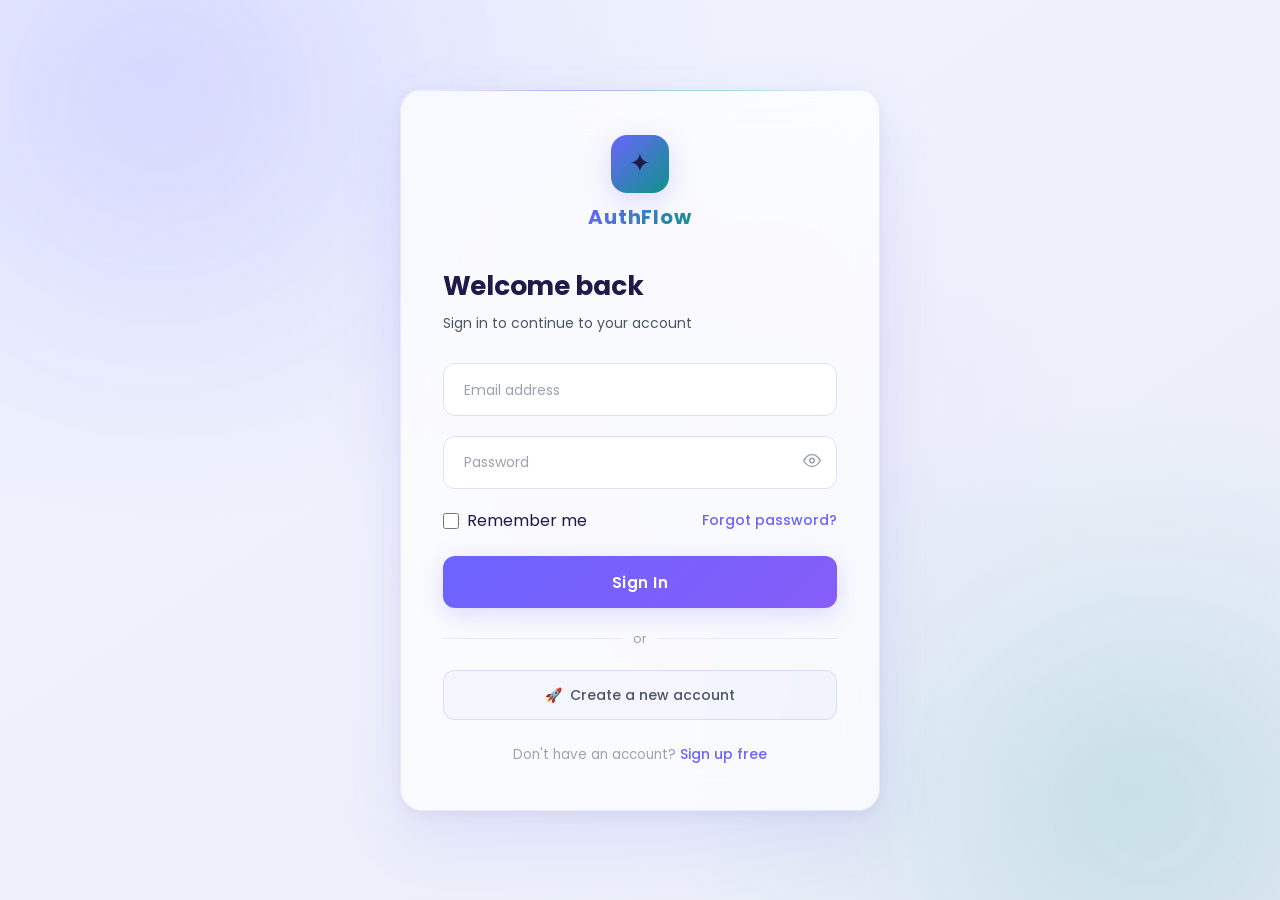
<file: index.html>
<!DOCTYPE html>
<html lang="en">
<head>
  <meta charset="UTF-8" />
  <meta name="viewport" content="width=device-width, initial-scale=1.0" />
  <title>Login — AuthFlow</title>
  <meta name="description" content="Sign in to AuthFlow — your secure, premium authentication platform." />
  <link rel="stylesheet" href="styles.css" />
</head>
<body>

  <!-- Animated Background -->
  <div class="auth-bg"></div>

  <main class="auth-wrapper" role="main">
    <div class="glass-card">

      <!-- Brand -->
      <div class="brand-logo">
        <div class="brand-icon">✦</div>
        <span class="brand-name">AuthFlow</span>
      </div>

      <h1 class="auth-title">Welcome back</h1>
      <p class="auth-subtitle">Sign in to continue to your account</p>

      <form id="loginForm" novalidate>

        <!-- Email -->
        <div class="form-floating-custom">
          <input
            type="email"
            id="email"
            class="form-control-custom"
            placeholder="Email address"
            autocomplete="email"
            required
          />
          <label for="email">Email address</label>
        </div>

        <!-- Password -->
        <div class="form-floating-custom">
          <div class="input-icon-wrap">
            <input
              type="password"
              id="password"
              class="form-control-custom"
              placeholder="Password"
              autocomplete="current-password"
              required
            />
            <label for="password">Password</label>
            <button type="button" class="toggle-pw" id="togglePw" aria-label="Toggle password visibility">
              <span id="eyeIcon">
                <svg width="18" height="18" viewBox="0 0 24 24" fill="none" stroke="currentColor" stroke-width="2" stroke-linecap="round" stroke-linejoin="round"><path d="M1 12s4-8 11-8 11 8 11 8-4 8-11 8-11-8-11-8z"/><circle cx="12" cy="12" r="3"/></svg>
              </span>
            </button>
          </div>
        </div>

        <!-- Remember me & Forgot -->
        <div style="display:flex;align-items:center;justify-content:space-between;margin-bottom:1.4rem;">
          <label class="form-check-custom" style="margin-bottom:0;">
            <input type="checkbox" id="remember" />
            <span>Remember me</span>
          </label>
          <a href="forgot-password.html" class="auth-link">Forgot password?</a>
        </div>

        <!-- Submit -->
        <button type="submit" class="btn-primary-glow" id="loginBtn">
          <span class="btn-label">Sign In</span>
          <span class="dots">
            <span></span><span></span><span></span>
          </span>
        </button>

      </form>

      <div class="divider">or</div>

      <!-- Social hint -->
      <button type="button" class="btn-ghost" onclick="window.location.href='register.html'">
        🚀 &nbsp;Create a new account
      </button>

      <p class="auth-footer-text">
        Don't have an account?
        <a href="register.html" class="auth-link">Sign up free</a>
      </p>

    </div>
  </main>

  <script>
    // ── Password toggle ─────────────────────────────────────
    const togglePw = document.getElementById('togglePw');
    const pwInput  = document.getElementById('password');
    const eyeIcon  = document.getElementById('eyeIcon');

    const eyeSVG = `<svg width="18" height="18" viewBox="0 0 24 24" fill="none" stroke="currentColor" stroke-width="2" stroke-linecap="round" stroke-linejoin="round"><path d="M1 12s4-8 11-8 11 8 11 8-4 8-11 8-11-8-11-8z"/><circle cx="12" cy="12" r="3"/></svg>`;
    const eyeOffSVG = `<svg width="18" height="18" viewBox="0 0 24 24" fill="none" stroke="currentColor" stroke-width="2" stroke-linecap="round" stroke-linejoin="round"><path d="M17.94 17.94A10.07 10.07 0 0112 20c-7 0-11-8-11-8a18.45 18.45 0 015.06-5.94M9.9 4.24A9.12 9.12 0 0112 4c7 0 11 8 11 8a18.5 18.5 0 01-2.16 3.19m-6.72-1.07a3 3 0 11-4.24-4.24"/><line x1="1" y1="1" x2="23" y2="23"/></svg>`;

    let shown = false;
    togglePw.addEventListener('click', () => {
      shown = !shown;
      pwInput.type = shown ? 'text' : 'password';
      eyeIcon.innerHTML = shown ? eyeOffSVG : eyeSVG;
    });

    // ── Ripple ──────────────────────────────────────────────
    document.querySelectorAll('.btn-primary-glow').forEach(btn => {
      btn.addEventListener('click', function (e) {
        const ripple = document.createElement('span');
        ripple.className = 'ripple';
        const rect = this.getBoundingClientRect();
        const size = Math.max(rect.width, rect.height);
        ripple.style.cssText = `width:${size}px;height:${size}px;left:${e.clientX - rect.left - size/2}px;top:${e.clientY - rect.top - size/2}px;`;
        this.appendChild(ripple);
        setTimeout(() => ripple.remove(), 600);
      });
    });

    // ── Form submit (simulate) ──────────────────────────────
    document.getElementById('loginForm').addEventListener('submit', function (e) {
      e.preventDefault();
      const btn = document.getElementById('loginBtn');
      btn.classList.add('loading');
      btn.disabled = true;

      setTimeout(() => {
        btn.classList.remove('loading');
        btn.disabled = false;
        window.location.href = 'dashboard.html';
      }, 1800);
    });
  </script>

</body>
</html>
</file>
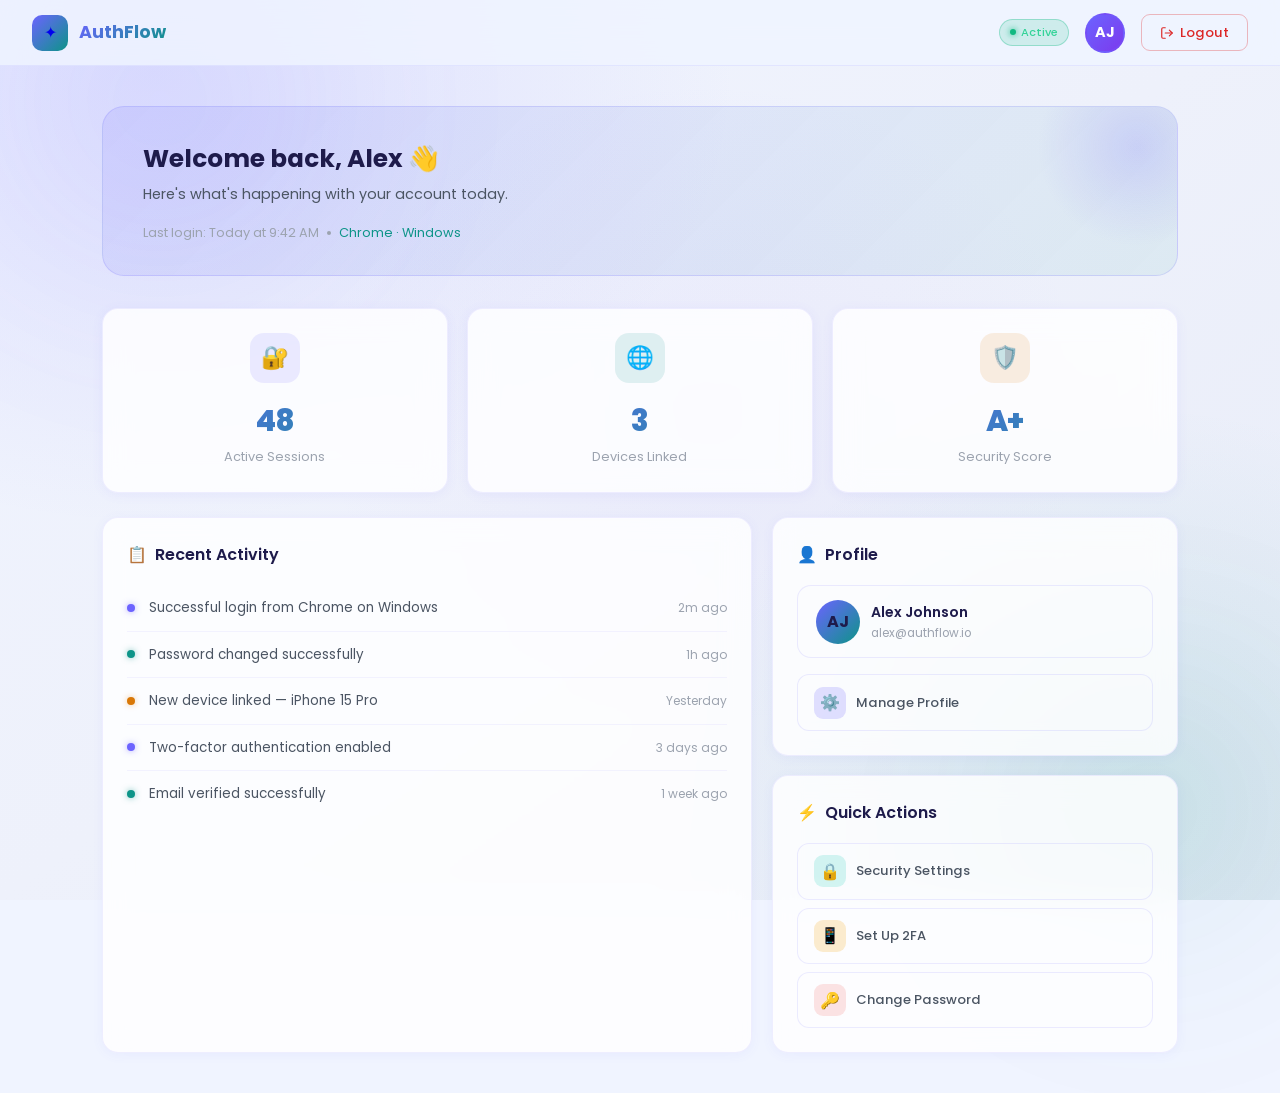
<file: dashboard.html>
<!DOCTYPE html>
<html lang="en">
<head>
  <meta charset="UTF-8" />
  <meta name="viewport" content="width=device-width, initial-scale=1.0" />
  <title>Dashboard — AuthFlow</title>
  <meta name="description" content="Your AuthFlow dashboard — manage your account and activity." />
  <link rel="stylesheet" href="styles.css" />
  <style>
    /* Dashboard-specific grid helpers */
    .dash-grid-3 {
      display: grid;
      grid-template-columns: repeat(3, 1fr);
      gap: 1.2rem;
      margin-bottom: 1.5rem;
    }
    .dash-grid-2 {
      display: grid;
      grid-template-columns: 1.6fr 1fr;
      gap: 1.2rem;
    }
    @media (max-width: 900px) {
      .dash-grid-3 { grid-template-columns: 1fr 1fr; }
      .dash-grid-2 { grid-template-columns: 1fr; }
    }
    @media (max-width: 540px) {
      .dash-grid-3 { grid-template-columns: 1fr; }
    }

    /* Quick action btn */
    .quick-btn {
      display: flex;
      align-items: center;
      gap: 0.65rem;
      padding: 0.7rem 1rem;
      background: rgba(255,255,255,0.04);
      border: 1px solid var(--glass-border);
      border-radius: 12px;
      color: var(--text-secondary);
      font-family: 'Poppins', sans-serif;
      font-size: 0.82rem;
      font-weight: 500;
      cursor: pointer;
      transition: var(--transition);
      width: 100%;
      text-align: left;
    }
    .quick-btn:hover {
      background: rgba(108,99,255,0.1);
      border-color: rgba(108,99,255,0.3);
      color: var(--text-primary);
      transform: translateX(4px);
    }
    .quick-btn .q-icon {
      width: 32px; height: 32px;
      border-radius: 9px;
      display: flex;
      align-items: center;
      justify-content: center;
      font-size: 1rem;
      flex-shrink: 0;
    }

    /* Profile mini-card */
    .profile-pill {
      display: flex;
      align-items: center;
      gap: 0.7rem;
      padding: 0.85rem 1.1rem;
      background: rgba(255,255,255,0.04);
      border: 1px solid var(--glass-border);
      border-radius: 14px;
      margin-bottom: 1rem;
    }
    .profile-pill .av {
      width: 44px; height: 44px;
      border-radius: 50%;
      background: linear-gradient(135deg,var(--accent-primary),var(--accent-teal));
      display: flex;
      align-items: center;
      justify-content: center;
      font-weight: 700; font-size: 1rem;
      flex-shrink: 0;
    }
    .profile-pill .info { min-width: 0; }
    .profile-pill .pname {
      font-size: 0.88rem;
      font-weight: 600;
      color: var(--text-primary);
      white-space: nowrap;
      overflow: hidden;
      text-overflow: ellipsis;
    }
    .profile-pill .pemail {
      font-size: 0.74rem;
      color: var(--text-muted);
      white-space: nowrap;
      overflow: hidden;
      text-overflow: ellipsis;
    }

    /* Status badge */
    .badge-active {
      display: inline-flex;
      align-items: center;
      gap: 0.3rem;
      padding: 0.22rem 0.65rem;
      background: rgba(16,185,129,0.15);
      border: 1px solid rgba(16,185,129,0.3);
      border-radius: 20px;
      font-size: 0.7rem;
      color: #34d399;
      font-weight: 500;
    }
    .badge-active::before {
      content: '';
      width: 6px; height: 6px;
      border-radius: 50%;
      background: #10b981;
      box-shadow: 0 0 6px #10b981;
      animation: livePulse 2s infinite;
    }
    @keyframes livePulse {
      0%,100% { opacity: 1; }
      50%      { opacity: 0.4; }
    }

    .section-title {
      font-size: 0.88rem;
      font-weight: 600;
      color: var(--text-muted);
      text-transform: uppercase;
      letter-spacing: 0.08em;
      margin-bottom: 0.9rem;
    }
  </style>
</head>
<body>

  <div class="auth-bg"></div>

  <!-- Navbar -->
  <nav class="dash-nav" role="navigation" aria-label="Main navigation">
    <a href="dashboard.html" class="dash-logo" aria-label="AuthFlow Home">
      <div class="dash-logo-icon">✦</div>
      <span class="dash-logo-text">AuthFlow</span>
    </a>

    <div class="dash-nav-right">
      <span class="badge-active">Active</span>
      <div class="avatar-circle" title="Alex Johnson" role="img" aria-label="User avatar">AJ</div>
      <a href="index.html" class="btn-logout" title="Sign out">
        <svg width="14" height="14" viewBox="0 0 24 24" fill="none" stroke="currentColor" stroke-width="2" stroke-linecap="round" stroke-linejoin="round"><path d="M9 21H5a2 2 0 01-2-2V5a2 2 0 012-2h4"/><polyline points="16 17 21 12 16 7"/><line x1="21" y1="12" x2="9" y2="12"/></svg>
        Logout
      </a>
    </div>
  </nav>

  <!-- Main content -->
  <main class="dash-content" role="main">

    <!-- Welcome Banner -->
    <div class="welcome-card">
      <div>
        <div class="welcome-title">Welcome back, Alex 👋</div>
        <div class="welcome-sub">Here's what's happening with your account today.</div>
      </div>
      <div style="margin-top:1rem;display:flex;align-items:center;gap:0.5rem;">
        <span style="font-size:0.8rem;color:var(--text-muted);">Last login: Today at 9:42 AM</span>
        <span style="width:4px;height:4px;border-radius:50%;background:var(--text-muted);display:inline-block;"></span>
        <span style="font-size:0.8rem;color:var(--accent-teal);">Chrome · Windows</span>
      </div>
    </div>

    <!-- Stat Cards -->
    <div class="dash-grid-3">
      <div class="stat-card" style="animation-delay:0.05s;">
        <div class="stat-icon stat-icon-purple">🔐</div>
        <div class="stat-value text-gradient">48</div>
        <div class="stat-label">Active Sessions</div>
      </div>
      <div class="stat-card" style="animation-delay:0.1s;">
        <div class="stat-icon stat-icon-teal">🌐</div>
        <div class="stat-value text-gradient">3</div>
        <div class="stat-label">Devices Linked</div>
      </div>
      <div class="stat-card" style="animation-delay:0.15s;">
        <div class="stat-icon stat-icon-amber">🛡️</div>
        <div class="stat-value text-gradient">A+</div>
        <div class="stat-label">Security Score</div>
      </div>
    </div>

    <!-- Bottom Grid -->
    <div class="dash-grid-2">

      <!-- Activity -->
      <div class="activity-card">
        <div class="activity-title">
          <span>📋</span> Recent Activity
        </div>
        <div class="activity-item">
          <div class="activity-dot dot-purple"></div>
          <div class="activity-text">Successful login from Chrome on Windows</div>
          <div class="activity-time">2m ago</div>
        </div>
        <div class="activity-item">
          <div class="activity-dot dot-teal"></div>
          <div class="activity-text">Password changed successfully</div>
          <div class="activity-time">1h ago</div>
        </div>
        <div class="activity-item">
          <div class="activity-dot dot-amber"></div>
          <div class="activity-text">New device linked — iPhone 15 Pro</div>
          <div class="activity-time">Yesterday</div>
        </div>
        <div class="activity-item">
          <div class="activity-dot dot-purple"></div>
          <div class="activity-text">Two-factor authentication enabled</div>
          <div class="activity-time">3 days ago</div>
        </div>
        <div class="activity-item">
          <div class="activity-dot dot-teal"></div>
          <div class="activity-text">Email verified successfully</div>
          <div class="activity-time">1 week ago</div>
        </div>
      </div>

      <!-- Sidebar -->
      <div>
        <!-- Profile -->
        <div class="activity-card" style="margin-bottom:1.2rem;">
          <div class="activity-title"><span>👤</span> Profile</div>
          <div class="profile-pill">
            <div class="av">AJ</div>
            <div class="info">
              <div class="pname">Alex Johnson</div>
              <div class="pemail">alex@authflow.io</div>
            </div>
          </div>
          <button class="quick-btn" onclick="alert('Profile settings coming soon!')">
            <div class="q-icon" style="background:rgba(108,99,255,0.2);">⚙️</div>
            Manage Profile
          </button>
        </div>

        <!-- Quick Actions -->
        <div class="activity-card">
          <div class="activity-title"><span>⚡</span> Quick Actions</div>
          <div style="display:flex;flex-direction:column;gap:0.5rem;">
            <button class="quick-btn" onclick="alert('Security settings coming soon!')">
              <div class="q-icon" style="background:rgba(45,212,191,0.2);">🔒</div>
              Security Settings
            </button>
            <button class="quick-btn" onclick="alert('2FA setup coming soon!')">
              <div class="q-icon" style="background:rgba(245,158,11,0.2);">📱</div>
              Set Up 2FA
            </button>
            <button class="quick-btn" onclick="window.location.href='forgot-password.html'">
              <div class="q-icon" style="background:rgba(239,68,68,0.15);">🔑</div>
              Change Password
            </button>
          </div>
        </div>
      </div>

    </div>

  </main>

  <script>
    // Staggered card entry
    document.querySelectorAll('.stat-card, .activity-card, .welcome-card').forEach((el, i) => {
      el.style.animationDelay = `${i * 0.07}s`;
    });
  </script>

</body>
</html>
</file>
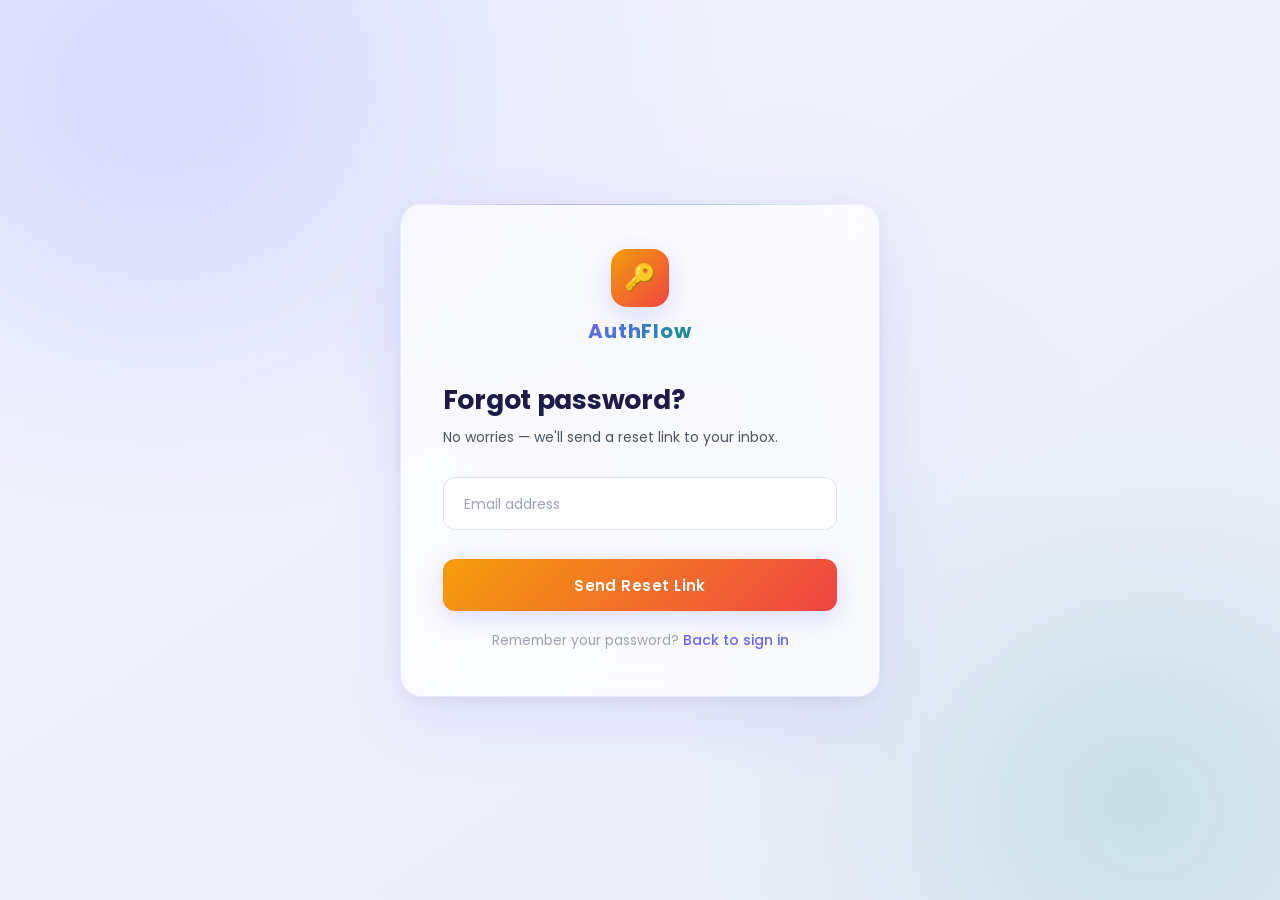
<file: forgot-password.html>
<!DOCTYPE html>
<html lang="en">
<head>
  <meta charset="UTF-8" />
  <meta name="viewport" content="width=device-width, initial-scale=1.0" />
  <title>Forgot Password — AuthFlow</title>
  <meta name="description" content="Reset your AuthFlow password — we'll send you a secure link." />
  <link rel="stylesheet" href="styles.css" />
</head>
<body>

  <div class="auth-bg"></div>

  <main class="auth-wrapper" role="main">
    <div class="glass-card">

      <!-- Brand -->
      <div class="brand-logo">
        <div class="brand-icon" style="background:linear-gradient(135deg,#f59e0b,#ef4444);">🔑</div>
        <span class="brand-name">AuthFlow</span>
      </div>

      <!-- Initial State -->
      <div id="initialState">
        <h1 class="auth-title">Forgot password?</h1>
        <p class="auth-subtitle">No worries — we'll send a reset link to your inbox.</p>

        <form id="forgotForm" novalidate>

          <!-- Email -->
          <div class="form-floating-custom mb-lg">
            <input
              type="email"
              id="forgotEmail"
              class="form-control-custom"
              placeholder="Email address"
              autocomplete="email"
              required
            />
            <label for="forgotEmail">Email address</label>
          </div>

          <button type="submit" class="btn-primary-glow" id="forgotBtn"
                  style="background:linear-gradient(135deg,#f59e0b,#ef4444,#6c63ff);background-size:200% 200%;">
            <span class="btn-label">Send Reset Link</span>
            <span class="dots"><span></span><span></span><span></span></span>
          </button>

        </form>
      </div>

      <!-- Success State -->
      <div id="successState" style="display:none; animation: cardFadeIn 0.5s ease both;">
        <div class="success-card">
          <div class="success-icon">📬</div>
          <h2 style="font-size:1.15rem;font-weight:700;margin-bottom:0.4rem;">Check your inbox</h2>
          <p class="success-msg">
            We've sent a password reset link to your email address. It may take a few minutes to arrive.
          </p>
        </div>

        <button type="button" class="btn-ghost" onclick="resendEmail()">
          ↩ &nbsp;Resend email
        </button>
      </div>

      <p class="auth-footer-text mt-md">
        Remember your password?
        <a href="index.html" class="auth-link">Back to sign in</a>
      </p>

    </div>
  </main>

  <script>
    document.querySelectorAll('.btn-primary-glow').forEach(btn => {
      btn.addEventListener('click', function (e) {
        const r = document.createElement('span');
        r.className = 'ripple';
        const rect = this.getBoundingClientRect(), s = Math.max(rect.width, rect.height);
        r.style.cssText = `width:${s}px;height:${s}px;left:${e.clientX - rect.left - s/2}px;top:${e.clientY - rect.top - s/2}px;`;
        this.appendChild(r);
        setTimeout(() => r.remove(), 600);
      });
    });

    document.getElementById('forgotForm').addEventListener('submit', function (e) {
      e.preventDefault();
      const btn = document.getElementById('forgotBtn');
      btn.classList.add('loading');
      btn.disabled = true;

      setTimeout(() => {
        document.getElementById('initialState').style.display = 'none';
        document.getElementById('successState').style.display = 'block';
      }, 1800);
    });

    function resendEmail() {
      document.getElementById('initialState').style.display = 'block';
      document.getElementById('successState').style.display = 'none';
      const btn = document.getElementById('forgotBtn');
      btn.classList.remove('loading');
      btn.disabled = false;
      document.getElementById('forgotEmail').value = '';
    }
  </script>

</body>
</html>
</file>
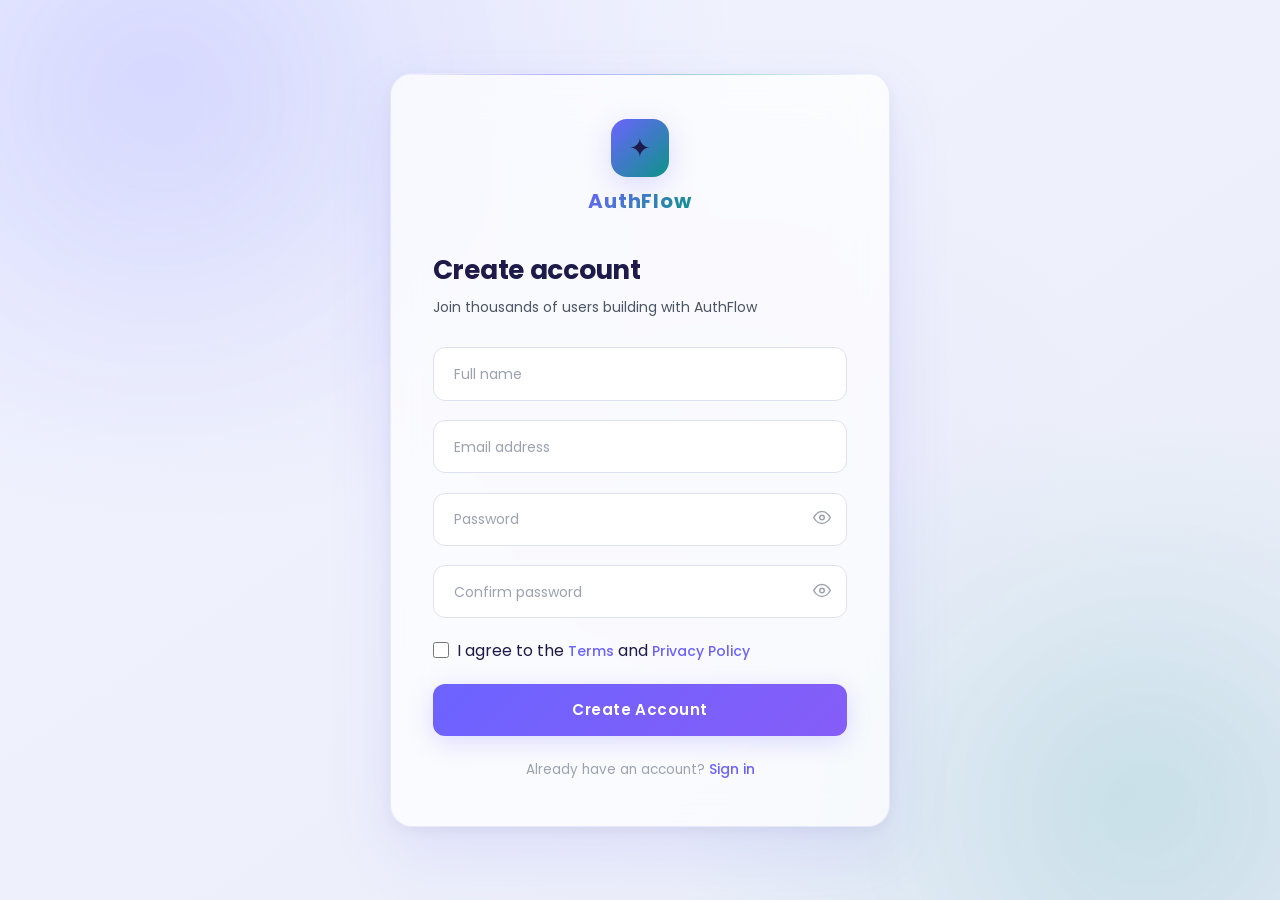
<file: register.html>
<!DOCTYPE html>
<html lang="en">
<head>
  <meta charset="UTF-8" />
  <meta name="viewport" content="width=device-width, initial-scale=1.0" />
  <title>Register — AuthFlow</title>
  <meta name="description" content="Create your AuthFlow account and get started for free." />
  <link rel="stylesheet" href="styles.css" />
</head>
<body>

  <div class="auth-bg"></div>

  <main class="auth-wrapper" role="main">
    <div class="glass-card" style="max-width:500px;">

      <!-- Brand -->
      <div class="brand-logo">
        <div class="brand-icon">✦</div>
        <span class="brand-name">AuthFlow</span>
      </div>

      <h1 class="auth-title">Create account</h1>
      <p class="auth-subtitle">Join thousands of users building with AuthFlow</p>

      <form id="registerForm" novalidate>

        <!-- Full Name -->
        <div class="form-floating-custom">
          <input type="text" id="fullName" class="form-control-custom" placeholder="Full name" autocomplete="name" required />
          <label for="fullName">Full name</label>
        </div>

        <!-- Email -->
        <div class="form-floating-custom">
          <input type="email" id="regEmail" class="form-control-custom" placeholder="Email address" autocomplete="email" required />
          <label for="regEmail">Email address</label>
        </div>

        <!-- Password -->
        <div class="form-floating-custom">
          <div class="input-icon-wrap">
            <input type="password" id="regPassword" class="form-control-custom" placeholder="Password" autocomplete="new-password" required />
            <label for="regPassword">Password</label>
            <button type="button" class="toggle-pw" id="togglePw1" aria-label="Toggle password">
              <span id="eye1">
                <svg width="18" height="18" viewBox="0 0 24 24" fill="none" stroke="currentColor" stroke-width="2" stroke-linecap="round" stroke-linejoin="round"><path d="M1 12s4-8 11-8 11 8 11 8-4 8-11 8-11-8-11-8z"/><circle cx="12" cy="12" r="3"/></svg>
              </span>
            </button>
          </div>
          <!-- Strength Indicator -->
          <div class="strength-bar-wrap" id="strengthWrap" style="display:none;">
            <div class="strength-label">
              <span>Strength</span>
              <span id="strengthText" style="color:var(--text-muted);">—</span>
            </div>
            <div class="strength-bar">
              <div class="strength-fill" id="strengthFill"></div>
            </div>
          </div>
        </div>

        <!-- Confirm Password -->
        <div class="form-floating-custom">
          <div class="input-icon-wrap">
            <input type="password" id="confirmPassword" class="form-control-custom" placeholder="Confirm password" autocomplete="new-password" required />
            <label for="confirmPassword">Confirm password</label>
            <button type="button" class="toggle-pw" id="togglePw2" aria-label="Toggle confirm password">
              <span id="eye2">
                <svg width="18" height="18" viewBox="0 0 24 24" fill="none" stroke="currentColor" stroke-width="2" stroke-linecap="round" stroke-linejoin="round"><path d="M1 12s4-8 11-8 11 8 11 8-4 8-11 8-11-8-11-8z"/><circle cx="12" cy="12" r="3"/></svg>
              </span>
            </button>
          </div>
          <div class="hint-text" id="matchHint" style="display:none;">
            <svg width="12" height="12" viewBox="0 0 24 24" fill="none" stroke="currentColor" stroke-width="2.5"><circle cx="12" cy="12" r="10"/><line x1="12" y1="8" x2="12" y2="12"/><line x1="12" y1="16" x2="12.01" y2="16"/></svg>
            <span id="matchHintText"></span>
          </div>
        </div>

        <!-- Terms -->
        <label class="form-check-custom">
          <input type="checkbox" id="terms" required />
          <span>I agree to the <a href="#" class="auth-link">Terms</a> and <a href="#" class="auth-link">Privacy Policy</a></span>
        </label>

        <button type="submit" class="btn-primary-glow" id="registerBtn">
          <span class="btn-label">Create Account</span>
          <span class="dots"><span></span><span></span><span></span></span>
        </button>

      </form>

      <p class="auth-footer-text">
        Already have an account?
        <a href="index.html" class="auth-link">Sign in</a>
      </p>

    </div>
  </main>

  <script>
    // ── SVG icons ───────────────────────────────────────────
    const eyeSVG    = `<svg width="18" height="18" viewBox="0 0 24 24" fill="none" stroke="currentColor" stroke-width="2" stroke-linecap="round" stroke-linejoin="round"><path d="M1 12s4-8 11-8 11 8 11 8-4 8-11 8-11-8-11-8z"/><circle cx="12" cy="12" r="3"/></svg>`;
    const eyeOffSVG = `<svg width="18" height="18" viewBox="0 0 24 24" fill="none" stroke="currentColor" stroke-width="2" stroke-linecap="round" stroke-linejoin="round"><path d="M17.94 17.94A10.07 10.07 0 0112 20c-7 0-11-8-11-8a18.45 18.45 0 015.06-5.94M9.9 4.24A9.12 9.12 0 0112 4c7 0 11 8 11 8a18.5 18.5 0 01-2.16 3.19m-6.72-1.07a3 3 0 11-4.24-4.24"/><line x1="1" y1="1" x2="23" y2="23"/></svg>`;

    function makeToggle(btnId, inputId, iconId) {
      let seen = false;
      document.getElementById(btnId).addEventListener('click', () => {
        seen = !seen;
        document.getElementById(inputId).type = seen ? 'text' : 'password';
        document.getElementById(iconId).innerHTML = seen ? eyeOffSVG : eyeSVG;
      });
    }
    makeToggle('togglePw1', 'regPassword', 'eye1');
    makeToggle('togglePw2', 'confirmPassword', 'eye2');

    // ── Strength Checker ────────────────────────────────────
    const strengthLevels = [
      { label: '—',        color: 'var(--text-muted)',  cls: 'strength-0' },
      { label: 'Weak',     color: 'var(--danger)',      cls: 'strength-1' },
      { label: 'Fair',     color: 'var(--warning)',     cls: 'strength-2' },
      { label: 'Good',     color: '#84cc16',            cls: 'strength-3' },
      { label: 'Strong',   color: 'var(--success)',     cls: 'strength-4' },
    ];

    function calcStrength(pw) {
      let score = 0;
      if (pw.length >= 8) score++;
      if (/[A-Z]/.test(pw)) score++;
      if (/[0-9]/.test(pw)) score++;
      if (/[^A-Za-z0-9]/.test(pw)) score++;
      return score;
    }

    document.getElementById('regPassword').addEventListener('input', function () {
      const pw = this.value;
      const wrap = document.getElementById('strengthWrap');
      const fill = document.getElementById('strengthFill');
      const text = document.getElementById('strengthText');

      if (!pw) { wrap.style.display = 'none'; return; }
      wrap.style.display = 'block';
      const score = pw.length === 0 ? 0 : Math.min(4, calcStrength(pw));
      const level = strengthLevels[score];
      fill.className = `strength-fill ${level.cls}`;
      text.textContent = level.label;
      text.style.color = level.color;
    });

    // ── Match check ─────────────────────────────────────────
    document.getElementById('confirmPassword').addEventListener('input', function () {
      const pw1 = document.getElementById('regPassword').value;
      const hint = document.getElementById('matchHint');
      const hintText = document.getElementById('matchHintText');
      if (!this.value) { hint.style.display = 'none'; return; }
      hint.style.display = 'flex';
      if (this.value === pw1) {
        hint.className = 'hint-text hint-valid';
        hintText.textContent = 'Passwords match';
      } else {
        hint.className = 'hint-text hint-invalid';
        hintText.textContent = 'Passwords do not match';
      }
    });

    // ── Ripple & Submit ─────────────────────────────────────
    document.querySelectorAll('.btn-primary-glow').forEach(btn => {
      btn.addEventListener('click', function (e) {
        const r = document.createElement('span');
        r.className = 'ripple';
        const rect = this.getBoundingClientRect(), s = Math.max(rect.width, rect.height);
        r.style.cssText = `width:${s}px;height:${s}px;left:${e.clientX - rect.left - s/2}px;top:${e.clientY - rect.top - s/2}px;`;
        this.appendChild(r);
        setTimeout(() => r.remove(), 600);
      });
    });

    document.getElementById('registerForm').addEventListener('submit', function (e) {
      e.preventDefault();
      const pw1 = document.getElementById('regPassword').value;
      const pw2 = document.getElementById('confirmPassword').value;
      if (pw1 !== pw2) {
        document.getElementById('confirmPassword').style.borderColor = 'var(--danger)';
        return;
      }
      const btn = document.getElementById('registerBtn');
      btn.classList.add('loading');
      btn.disabled = true;
      setTimeout(() => {
        btn.classList.remove('loading');
        btn.disabled = false;
        window.location.href = 'index.html';
      }, 2000);
    });
  </script>

</body>
</html>
</file>
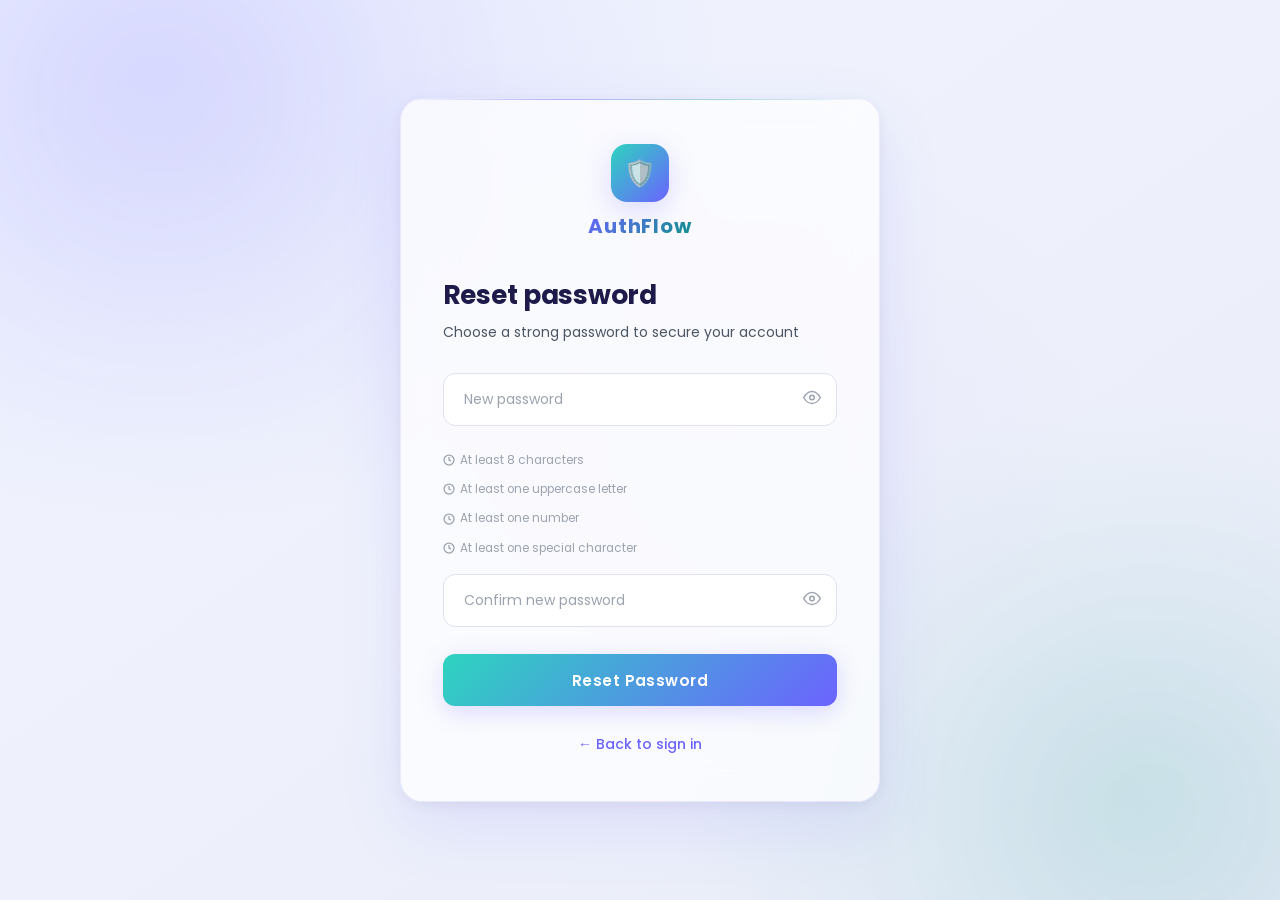
<file: reset-password.html>
<!DOCTYPE html>
<html lang="en">
<head>
  <meta charset="UTF-8" />
  <meta name="viewport" content="width=device-width, initial-scale=1.0" />
  <title>Reset Password — AuthFlow</title>
  <meta name="description" content="Set a new secure password for your AuthFlow account." />
  <link rel="stylesheet" href="styles.css" />
</head>
<body>

  <div class="auth-bg"></div>

  <main class="auth-wrapper" role="main">
    <div class="glass-card">

      <!-- Brand -->
      <div class="brand-logo">
        <div class="brand-icon" style="background:linear-gradient(135deg,#2dd4bf,#6c63ff);">🛡️</div>
        <span class="brand-name">AuthFlow</span>
      </div>

      <!-- Form state -->
      <div id="formState">
        <h1 class="auth-title">Reset password</h1>
        <p class="auth-subtitle">Choose a strong password to secure your account</p>

        <form id="resetForm" novalidate>

          <!-- New Password -->
          <div class="form-floating-custom">
            <div class="input-icon-wrap">
              <input type="password" id="newPw" class="form-control-custom" placeholder="New password" autocomplete="new-password" required />
              <label for="newPw">New password</label>
              <button type="button" class="toggle-pw" id="toggleNew" aria-label="Toggle new password">
                <span id="eyeNew">
                  <svg width="18" height="18" viewBox="0 0 24 24" fill="none" stroke="currentColor" stroke-width="2" stroke-linecap="round" stroke-linejoin="round"><path d="M1 12s4-8 11-8 11 8 11 8-4 8-11 8-11-8-11-8z"/><circle cx="12" cy="12" r="3"/></svg>
                </span>
              </button>
            </div>
          </div>

          <!-- Validation hints -->
          <div style="margin: 0.4rem 0 1rem; display:flex; flex-direction:column; gap:0.3rem;">
            <div class="hint-text" id="hintLen">
              <svg width="12" height="12" viewBox="0 0 24 24" fill="none" stroke="currentColor" stroke-width="2.5"><circle cx="12" cy="12" r="10"/><polyline points="12 6 12 12 16 14"/></svg>
              At least 8 characters
            </div>
            <div class="hint-text" id="hintUpper">
              <svg width="12" height="12" viewBox="0 0 24 24" fill="none" stroke="currentColor" stroke-width="2.5"><circle cx="12" cy="12" r="10"/><polyline points="12 6 12 12 16 14"/></svg>
              At least one uppercase letter
            </div>
            <div class="hint-text" id="hintNum">
              <svg width="12" height="12" viewBox="0 0 24 24" fill="none" stroke="currentColor" stroke-width="2.5"><circle cx="12" cy="12" r="10"/><polyline points="12 6 12 12 16 14"/></svg>
              At least one number
            </div>
            <div class="hint-text" id="hintSpecial">
              <svg width="12" height="12" viewBox="0 0 24 24" fill="none" stroke="currentColor" stroke-width="2.5"><circle cx="12" cy="12" r="10"/><polyline points="12 6 12 12 16 14"/></svg>
              At least one special character
            </div>
          </div>

          <!-- Confirm New Password -->
          <div class="form-floating-custom">
            <div class="input-icon-wrap">
              <input type="password" id="confirmNewPw" class="form-control-custom" placeholder="Confirm new password" autocomplete="new-password" required />
              <label for="confirmNewPw">Confirm new password</label>
              <button type="button" class="toggle-pw" id="toggleConfirm" aria-label="Toggle confirm password">
                <span id="eyeConfirm">
                  <svg width="18" height="18" viewBox="0 0 24 24" fill="none" stroke="currentColor" stroke-width="2" stroke-linecap="round" stroke-linejoin="round"><path d="M1 12s4-8 11-8 11 8 11 8-4 8-11 8-11-8-11-8z"/><circle cx="12" cy="12" r="3"/></svg>
                </span>
              </button>
            </div>
            <div class="hint-text" id="hintMatch" style="display:none;">
              <svg width="12" height="12" viewBox="0 0 24 24" fill="none" stroke="currentColor" stroke-width="2.5"><circle cx="12" cy="12" r="10"/><line x1="12" y1="8" x2="12" y2="12"/><line x1="12" y1="16" x2="12.01" y2="16"/></svg>
              <span id="hintMatchText"></span>
            </div>
          </div>

          <button type="submit" class="btn-primary-glow mb-sm" id="resetBtn"
                  style="background:linear-gradient(135deg,#2dd4bf,#6c63ff,#a78bfa);background-size:200% 200%;margin-top:0.5rem;">
            <span class="btn-label">Reset Password</span>
            <span class="dots"><span></span><span></span><span></span></span>
          </button>

        </form>
      </div>

      <!-- Done state -->
      <div id="doneState" style="display:none; text-align:center; animation: cardFadeIn 0.5s ease both;">
        <div class="success-card">
          <div class="success-icon">✅</div>
          <h2 style="font-size:1.2rem;font-weight:700;margin-bottom:0.4rem;">Password updated!</h2>
          <p class="success-msg">Your password has been reset successfully. You can now sign in with your new credentials.</p>
        </div>
        <a href="index.html" class="btn-primary-glow" style="display:block;text-decoration:none;font-weight:600;text-align:center;padding:0.9rem;">
          Go to Sign In →
        </a>
      </div>

      <p class="auth-footer-text mt-md">
        <a href="index.html" class="auth-link">← Back to sign in</a>
      </p>

    </div>
  </main>

  <script>
    const eyeSVG    = `<svg width="18" height="18" viewBox="0 0 24 24" fill="none" stroke="currentColor" stroke-width="2" stroke-linecap="round" stroke-linejoin="round"><path d="M1 12s4-8 11-8 11 8 11 8-4 8-11 8-11-8-11-8z"/><circle cx="12" cy="12" r="3"/></svg>`;
    const eyeOffSVG = `<svg width="18" height="18" viewBox="0 0 24 24" fill="none" stroke="currentColor" stroke-width="2" stroke-linecap="round" stroke-linejoin="round"><path d="M17.94 17.94A10.07 10.07 0 0112 20c-7 0-11-8-11-8a18.45 18.45 0 015.06-5.94M9.9 4.24A9.12 9.12 0 0112 4c7 0 11 8 11 8a18.5 18.5 0 01-2.16 3.19m-6.72-1.07a3 3 0 11-4.24-4.24"/><line x1="1" y1="1" x2="23" y2="23"/></svg>`;

    const checkSVG = `<svg width="12" height="12" viewBox="0 0 24 24" fill="none" stroke="currentColor" stroke-width="2.5"><polyline points="20 6 9 17 4 12"/></svg>`;
    const clockSVG = `<svg width="12" height="12" viewBox="0 0 24 24" fill="none" stroke="currentColor" stroke-width="2.5"><circle cx="12" cy="12" r="10"/><polyline points="12 6 12 12 16 14"/></svg>`;

    function makeToggle(btnId, inputId, iconId) {
      let shown = false;
      document.getElementById(btnId).addEventListener('click', () => {
        shown = !shown;
        document.getElementById(inputId).type = shown ? 'text' : 'password';
        document.getElementById(iconId).innerHTML = shown ? eyeOffSVG : eyeSVG;
      });
    }
    makeToggle('toggleNew', 'newPw', 'eyeNew');
    makeToggle('toggleConfirm', 'confirmNewPw', 'eyeConfirm');

    // ── Live validation hints ───────────────────────────────
    function setHint(id, valid) {
      const el = document.getElementById(id);
      el.className = `hint-text ${valid ? 'hint-valid' : ''}`;
      el.querySelector('svg').outerHTML; // force repaint
      el.innerHTML = `${valid ? checkSVG : clockSVG} ` + el.textContent.trim();
    }

    const rules = [
      { id: 'hintLen',     test: pw => pw.length >= 8,               txt: 'At least 8 characters' },
      { id: 'hintUpper',   test: pw => /[A-Z]/.test(pw),             txt: 'At least one uppercase letter' },
      { id: 'hintNum',     test: pw => /[0-9]/.test(pw),             txt: 'At least one number' },
      { id: 'hintSpecial', test: pw => /[^A-Za-z0-9]/.test(pw),      txt: 'At least one special character' },
    ];

    document.getElementById('newPw').addEventListener('input', function () {
      rules.forEach(({ id, test, txt }) => {
        const ok  = test(this.value);
        const el  = document.getElementById(id);
        el.className = `hint-text ${ok ? 'hint-valid' : ''}`;
        el.innerHTML = `${ok ? checkSVG : clockSVG} ${txt}`;
      });
    });

    document.getElementById('confirmNewPw').addEventListener('input', function () {
      const pw1 = document.getElementById('newPw').value;
      const hint = document.getElementById('hintMatch');
      const hintText = document.getElementById('hintMatchText');
      if (!this.value) { hint.style.display = 'none'; return; }
      hint.style.display = 'flex';
      if (this.value === pw1) {
        hint.className = 'hint-text hint-valid';
        hintText.textContent = 'Passwords match';
      } else {
        hint.className = 'hint-text hint-invalid';
        hintText.textContent = 'Passwords do not match';
      }
    });

    // ── Ripple ──────────────────────────────────────────────
    document.querySelectorAll('.btn-primary-glow').forEach(btn => {
      btn.addEventListener('click', function (e) {
        const r = document.createElement('span');
        r.className = 'ripple';
        const rect = this.getBoundingClientRect(), s = Math.max(rect.width, rect.height);
        r.style.cssText = `width:${s}px;height:${s}px;left:${e.clientX-rect.left-s/2}px;top:${e.clientY-rect.top-s/2}px;`;
        this.appendChild(r);
        setTimeout(() => r.remove(), 600);
      });
    });

    document.getElementById('resetForm').addEventListener('submit', function (e) {
      e.preventDefault();
      const pw1 = document.getElementById('newPw').value;
      const pw2 = document.getElementById('confirmNewPw').value;
      if (!rules.every(({ test }) => test(pw1))) return;
      if (pw1 !== pw2) return;
      const btn = document.getElementById('resetBtn');
      btn.classList.add('loading');
      btn.disabled = true;
      setTimeout(() => {
        document.getElementById('formState').style.display = 'none';
        document.getElementById('doneState').style.display = 'block';
      }, 1800);
    });
  </script>

</body>
</html>
</file>
<file: styles.css>
/* ============================================================
   AUTH SYSTEM — Premium Light Theme UI
   Author: Custom Design System
   ============================================================ */

@import url('https://fonts.googleapis.com/css2?family=Poppins:wght@300;400;500;600;700;800&display=swap');

/* ── CSS Variables ─────────────────────────────────────────── */
:root {
  --bg-start:        #f0f4ff;
  --bg-mid:          #eef1fb;
  --bg-end:          #e8ecf8;

  --accent-primary:  #6c63ff;
  --accent-secondary:#7c3aed;
  --accent-teal:     #0d9488;
  --accent-glow:     rgba(108, 99, 255, 0.22);

  --glass-bg:        rgba(255, 255, 255, 0.72);
  --glass-border:    rgba(108, 99, 255, 0.12);
  --glass-shadow:    0 24px 64px rgba(108, 99, 255, 0.12), 0 4px 16px rgba(0,0,0,0.06);
  --glass-blur:      blur(24px);

  --text-primary:    #1e1b4b;
  --text-secondary:  #4b5563;
  --text-muted:      #9ca3af;

  --input-bg:        rgba(255, 255, 255, 0.9);
  --input-border:    #dde1f0;
  --input-focus:     rgba(108, 99, 255, 0.18);

  --success:         #059669;
  --warning:         #d97706;
  --danger:          #dc2626;

  --radius-card:     22px;
  --radius-input:    12px;
  --radius-btn:      12px;

  --transition:      all 0.3s cubic-bezier(0.4, 0, 0.2, 1);
  --transition-fast: all 0.18s ease;
}

/* ── Reset & Base ──────────────────────────────────────────── */
*, *::before, *::after { box-sizing: border-box; margin: 0; padding: 0; }

html { scroll-behavior: smooth; }

body {
  font-family: 'Poppins', sans-serif;
  background: var(--bg-start);
  color: var(--text-primary);
  min-height: 100vh;
  overflow-x: hidden;
  line-height: 1.6;
}

/* ── Animated Gradient Background ─────────────────────────── */
.auth-bg {
  position: fixed;
  inset: 0;
  z-index: 0;
  background:
    radial-gradient(ellipse 900px 700px at 12% 8%,  rgba(108,99,255,0.13) 0%, transparent 65%),
    radial-gradient(ellipse 700px 600px at 88% 88%,  rgba(13,148,136,0.10) 0%, transparent 65%),
    radial-gradient(ellipse 600px 500px at 55% 45%,  rgba(167,139,250,0.07) 0%, transparent 65%),
    linear-gradient(145deg, #f0f4ff 0%, #eef1fb 50%, #e8ecf8 100%);
  animation: bgShift 18s ease-in-out infinite alternate;
}

@keyframes bgShift {
  0%   { filter: brightness(1); }
  100% { filter: brightness(1.04); }
}

/* Floating orbs */
.auth-bg::before,
.auth-bg::after {
  content: '';
  position: absolute;
  border-radius: 50%;
  filter: blur(100px);
  opacity: 0.35;
  animation: orbFloat 14s ease-in-out infinite alternate;
}
.auth-bg::before {
  width: 520px; height: 520px;
  top: -160px; left: -100px;
  background: radial-gradient(circle, rgba(108,99,255,0.35), transparent 70%);
}
.auth-bg::after {
  width: 420px; height: 420px;
  bottom: -120px; right: -80px;
  background: radial-gradient(circle, rgba(13,148,136,0.3), transparent 70%);
  animation-delay: -7s;
}
@keyframes orbFloat {
  0%   { transform: translate(0, 0) scale(1); }
  100% { transform: translate(28px, 22px) scale(1.06); }
}

/* ── Wrapper ───────────────────────────────────────────────── */
.auth-wrapper {
  position: relative;
  z-index: 1;
  min-height: 100vh;
  display: flex;
  align-items: center;
  justify-content: center;
  padding: 2.5rem 1.5rem;
}

/* ── Glass Card ────────────────────────────────────────────── */
.glass-card {
  background: var(--glass-bg);
  backdrop-filter: var(--glass-blur);
  -webkit-backdrop-filter: var(--glass-blur);
  border: 1px solid var(--glass-border);
  border-radius: var(--radius-card);
  box-shadow: var(--glass-shadow);
  padding: 2.8rem 2.6rem;
  width: 100%;
  max-width: 460px;
  animation: cardFadeIn 0.6s cubic-bezier(0.22,1,0.36,1) both;
  position: relative;
  overflow: hidden;
}

.glass-card::before {
  content: '';
  position: absolute;
  top: 0; left: 0; right: 0;
  height: 1px;
  background: linear-gradient(90deg, transparent, rgba(108,99,255,0.5), rgba(13,148,136,0.35), transparent);
}

@keyframes cardFadeIn {
  from { opacity: 0; transform: translateY(28px) scale(0.97); }
  to   { opacity: 1; transform: translateY(0)    scale(1); }
}

/* ── Brand / Logo ──────────────────────────────────────────── */
.brand-logo {
  display: flex;
  align-items: center;
  justify-content: center;
  flex-direction: column;
  margin-bottom: 2rem;
  gap: 0.5rem;
}

.brand-icon {
  width: 58px; height: 58px;
  border-radius: 16px;
  background: linear-gradient(135deg, var(--accent-primary), var(--accent-teal));
  display: flex;
  align-items: center;
  justify-content: center;
  font-size: 1.6rem;
  box-shadow: 0 8px 28px var(--accent-glow);
  animation: iconPulse 3s ease-in-out infinite;
}

@keyframes iconPulse {
  0%, 100% { box-shadow: 0 8px 28px var(--accent-glow); }
  50%       { box-shadow: 0 10px 40px rgba(108,99,255,0.35); }
}

.brand-name {
  font-size: 1.25rem;
  font-weight: 700;
  letter-spacing: 0.04em;
  background: linear-gradient(135deg, var(--accent-primary), var(--accent-teal));
  -webkit-background-clip: text;
  -webkit-text-fill-color: transparent;
  background-clip: text;
}

/* ── Headings ──────────────────────────────────────────────── */
.auth-title {
  font-size: 1.65rem;
  font-weight: 700;
  color: var(--text-primary);
  margin-bottom: 0.3rem;
  letter-spacing: -0.01em;
}

.auth-subtitle {
  font-size: 0.875rem;
  color: var(--text-secondary);
  margin-bottom: 1.8rem;
}

/* ── Floating Label Inputs ─────────────────────────────────── */
.form-floating-custom {
  position: relative;
  margin-bottom: 1.2rem;
}

.form-floating-custom label {
  position: absolute;
  top: 50%;
  left: 1.1rem;
  transform: translateY(-50%);
  font-size: 0.875rem;
  color: var(--text-muted);
  pointer-events: none;
  transition: var(--transition);
  background: transparent;
  padding: 0 0.25rem;
  z-index: 2;
}

.form-floating-custom input:focus ~ label,
.form-floating-custom input:not(:placeholder-shown) ~ label {
  top: 0;
  font-size: 0.72rem;
  color: var(--accent-primary);
  background: linear-gradient(180deg, #ffffff 50%, transparent 50%);
}

.form-control-custom {
  width: 100%;
  padding: 0.95rem 1.1rem;
  background: var(--input-bg);
  border: 1.5px solid var(--input-border);
  border-radius: var(--radius-input);
  color: var(--text-primary);
  font-family: 'Poppins', sans-serif;
  font-size: 0.9rem;
  outline: none;
  transition: var(--transition);
  position: relative;
  z-index: 1;
}

.form-control-custom::placeholder { color: transparent; }

.form-control-custom:focus {
  border-color: var(--accent-primary);
  background: #ffffff;
  box-shadow: 0 0 0 3px var(--input-focus), 0 2px 12px rgba(108,99,255,0.08);
}

.form-control-custom:-webkit-autofill {
  -webkit-box-shadow: 0 0 0 1000px #ffffff inset !important;
  -webkit-text-fill-color: var(--text-primary) !important;
}

/* Input with icon */
.input-icon-wrap {
  position: relative;
}
.input-icon-wrap .form-control-custom { padding-right: 3rem; }
.input-icon-wrap .toggle-pw {
  position: absolute;
  right: 1rem;
  top: 50%;
  transform: translateY(-50%);
  background: none;
  border: none;
  color: var(--text-muted);
  cursor: pointer;
  font-size: 1rem;
  z-index: 3;
  padding: 0;
  transition: color 0.2s;
  line-height: 1;
}
.input-icon-wrap .toggle-pw:hover { color: var(--accent-primary); }

/* ── Primary Gradient Button ───────────────────────────────── */
.btn-primary-glow {
  width: 100%;
  padding: 0.9rem;
  background: linear-gradient(135deg, var(--accent-primary) 0%, #8b5cf6 60%, var(--accent-teal) 100%);
  background-size: 200% 200%;
  border: none;
  border-radius: var(--radius-btn);
  color: #fff;
  font-family: 'Poppins', sans-serif;
  font-weight: 600;
  font-size: 0.95rem;
  letter-spacing: 0.03em;
  cursor: pointer;
  transition: var(--transition);
  position: relative;
  overflow: hidden;
  box-shadow: 0 6px 24px var(--accent-glow);
}

.btn-primary-glow:hover {
  background-position: right center;
  box-shadow: 0 10px 36px rgba(108,99,255,0.38);
  transform: translateY(-2px);
}
.btn-primary-glow:active { transform: translateY(0); }

/* Ripple */
.btn-primary-glow .ripple {
  position: absolute;
  border-radius: 50%;
  transform: scale(0);
  background: rgba(255,255,255,0.28);
  animation: rippleAnim 0.55s linear;
  pointer-events: none;
}
@keyframes rippleAnim {
  to { transform: scale(4); opacity: 0; }
}

/* ── Secondary / Ghost Button ──────────────────────────────── */
.btn-ghost {
  width: 100%;
  padding: 0.85rem;
  background: rgba(108,99,255,0.04);
  border: 1.5px solid rgba(108,99,255,0.18);
  border-radius: var(--radius-btn);
  color: var(--text-secondary);
  font-family: 'Poppins', sans-serif;
  font-weight: 500;
  font-size: 0.875rem;
  cursor: pointer;
  transition: var(--transition);
}
.btn-ghost:hover {
  border-color: var(--accent-primary);
  color: var(--accent-primary);
  background: rgba(108,99,255,0.07);
}

/* ── Auth Links ────────────────────────────────────────────── */
.auth-link {
  color: var(--accent-primary);
  text-decoration: none;
  font-weight: 500;
  font-size: 0.875rem;
  transition: var(--transition-fast);
  border-bottom: 1px solid transparent;
}
.auth-link:hover {
  color: var(--accent-teal);
  border-bottom-color: var(--accent-teal);
}

.auth-footer-text {
  text-align: center;
  font-size: 0.845rem;
  color: var(--text-muted);
  margin-top: 1.4rem;
}

.divider {
  display: flex;
  align-items: center;
  gap: 0.75rem;
  color: var(--text-muted);
  font-size: 0.8rem;
  margin: 1.3rem 0;
}
.divider::before, .divider::after {
  content: '';
  flex: 1;
  height: 1px;
  background: var(--glass-border);
}

/* ── Password Strength Bar ─────────────────────────────────── */
.strength-bar-wrap {
  margin-top: 0.5rem;
  margin-bottom: 0.2rem;
}
.strength-label {
  font-size: 0.72rem;
  color: var(--text-muted);
  margin-bottom: 0.3rem;
  display: flex;
  justify-content: space-between;
}
.strength-label span { transition: color 0.3s; }
.strength-bar {
  height: 4px;
  background: #e5e7eb;
  border-radius: 4px;
  overflow: hidden;
}
.strength-fill {
  height: 100%;
  width: 0%;
  border-radius: 4px;
  transition: width 0.45s ease, background 0.45s ease;
}
.strength-0  { width: 0%;   background: transparent; }
.strength-1  { width: 25%;  background: var(--danger); }
.strength-2  { width: 50%;  background: var(--warning); }
.strength-3  { width: 75%;  background: #65a30d; }
.strength-4  { width: 100%; background: var(--success); }

/* ── Hint Text ─────────────────────────────────────────────── */
.hint-text {
  font-size: 0.74rem;
  color: var(--text-muted);
  margin-top: 0.35rem;
  display: flex;
  align-items: center;
  gap: 0.35rem;
}
.hint-text svg { flex-shrink: 0; }
.hint-valid   { color: var(--success); }
.hint-invalid { color: var(--danger); }

/* ── Dashboard Navbar ──────────────────────────────────────── */
.dash-nav {
  position: sticky;
  top: 0;
  z-index: 100;
  background: rgba(240, 244, 255, 0.82);
  backdrop-filter: blur(20px);
  -webkit-backdrop-filter: blur(20px);
  border-bottom: 1px solid rgba(108,99,255,0.1);
  padding: 0 2rem;
  height: 66px;
  display: flex;
  align-items: center;
  justify-content: space-between;
}

.dash-logo {
  display: flex;
  align-items: center;
  gap: 0.7rem;
  text-decoration: none;
}

.dash-logo-icon {
  width: 36px; height: 36px;
  border-radius: 10px;
  background: linear-gradient(135deg, var(--accent-primary), var(--accent-teal));
  display: flex;
  align-items: center;
  justify-content: center;
  font-size: 1rem;
}

.dash-logo-text {
  font-size: 1.1rem;
  font-weight: 700;
  background: linear-gradient(135deg, var(--accent-primary), var(--accent-teal));
  -webkit-background-clip: text;
  -webkit-text-fill-color: transparent;
  background-clip: text;
}

.dash-nav-right {
  display: flex;
  align-items: center;
  gap: 1rem;
}

.avatar-circle {
  width: 40px; height: 40px;
  border-radius: 50%;
  background: linear-gradient(135deg, var(--accent-primary), var(--accent-secondary));
  display: flex;
  align-items: center;
  justify-content: center;
  font-weight: 700;
  font-size: 0.9rem;
  color: #fff;
  cursor: pointer;
  border: 2px solid rgba(108,99,255,0.25);
  transition: var(--transition);
}
.avatar-circle:hover {
  border-color: var(--accent-teal);
  transform: scale(1.08);
  box-shadow: 0 0 18px rgba(13,148,136,0.25);
}

.btn-logout {
  padding: 0.45rem 1.1rem;
  background: transparent;
  border: 1.5px solid rgba(220,38,38,0.3);
  border-radius: 9px;
  color: #dc2626;
  font-family: 'Poppins', sans-serif;
  font-weight: 500;
  font-size: 0.82rem;
  cursor: pointer;
  transition: var(--transition);
  text-decoration: none;
  display: inline-flex;
  align-items: center;
  gap: 0.4rem;
}
.btn-logout:hover {
  background: rgba(220,38,38,0.07);
  border-color: #dc2626;
  color: #b91c1c;
}

/* ── Dashboard Content ─────────────────────────────────────── */
.dash-content {
  position: relative;
  z-index: 1;
  padding: 2.5rem 2rem;
  max-width: 1140px;
  margin: 0 auto;
}

.welcome-card {
  background: linear-gradient(135deg, rgba(108,99,255,0.12) 0%, rgba(13,148,136,0.07) 100%);
  border: 1px solid rgba(108,99,255,0.18);
  border-radius: var(--radius-card);
  padding: 2rem 2.5rem;
  margin-bottom: 2rem;
  position: relative;
  overflow: hidden;
  animation: cardFadeIn 0.5s ease both;
}

.welcome-card::before {
  content: '';
  position: absolute;
  top: -60px; right: -60px;
  width: 200px; height: 200px;
  border-radius: 50%;
  background: radial-gradient(circle, rgba(108,99,255,0.18), transparent 70%);
}

.welcome-title {
  font-size: 1.55rem;
  font-weight: 700;
  color: var(--text-primary);
  margin-bottom: 0.3rem;
}

.welcome-sub {
  font-size: 0.9rem;
  color: var(--text-secondary);
}

/* Stat Cards */
.stat-card {
  background: rgba(255,255,255,0.82);
  backdrop-filter: blur(14px);
  -webkit-backdrop-filter: blur(14px);
  border: 1px solid rgba(108,99,255,0.1);
  border-radius: 16px;
  padding: 1.5rem;
  text-align: center;
  transition: var(--transition);
  animation: cardFadeIn 0.6s ease both;
  position: relative;
  overflow: hidden;
  box-shadow: 0 2px 12px rgba(108,99,255,0.07);
}
.stat-card::after {
  content: '';
  position: absolute;
  bottom: 0; left: 0; right: 0;
  height: 2px;
  background: linear-gradient(90deg, var(--accent-primary), var(--accent-teal));
  transform: scaleX(0);
  transition: transform 0.3s ease;
  transform-origin: left;
}
.stat-card:hover {
  transform: translateY(-5px);
  border-color: rgba(108,99,255,0.22);
  box-shadow: 0 16px 40px rgba(108,99,255,0.14);
}
.stat-card:hover::after { transform: scaleX(1); }

.stat-icon {
  width: 50px; height: 50px;
  border-radius: 14px;
  display: flex;
  align-items: center;
  justify-content: center;
  font-size: 1.4rem;
  margin: 0 auto 0.85rem;
}
.stat-icon-purple { background: rgba(108,99,255,0.12); }
.stat-icon-teal   { background: rgba(13,148,136,0.12); }
.stat-icon-amber  { background: rgba(217,119,6,0.12); }

.stat-value {
  font-size: 1.85rem;
  font-weight: 800;
  color: var(--text-primary);
  letter-spacing: -0.02em;
}

.stat-label {
  font-size: 0.8rem;
  color: var(--text-muted);
  margin-top: 0.2rem;
}

/* Activity card */
.activity-card {
  background: rgba(255,255,255,0.82);
  backdrop-filter: blur(14px);
  -webkit-backdrop-filter: blur(14px);
  border: 1px solid rgba(108,99,255,0.1);
  border-radius: 16px;
  padding: 1.5rem;
  animation: cardFadeIn 0.65s ease both;
  box-shadow: 0 2px 12px rgba(108,99,255,0.06);
}

.activity-title {
  font-size: 1rem;
  font-weight: 600;
  color: var(--text-primary);
  margin-bottom: 1.1rem;
  display: flex;
  align-items: center;
  gap: 0.5rem;
}

.activity-item {
  display: flex;
  align-items: center;
  gap: 0.9rem;
  padding: 0.75rem 0;
  border-bottom: 1px solid rgba(108,99,255,0.07);
  transition: var(--transition-fast);
}
.activity-item:last-child { border-bottom: none; }
.activity-item:hover { padding-left: 0.4rem; }

.activity-dot {
  width: 8px; height: 8px;
  border-radius: 50%;
  flex-shrink: 0;
}
.dot-purple { background: var(--accent-primary); box-shadow: 0 0 6px rgba(108,99,255,0.5); }
.dot-teal   { background: var(--accent-teal);    box-shadow: 0 0 6px rgba(13,148,136,0.5); }
.dot-amber  { background: var(--warning);         box-shadow: 0 0 6px rgba(217,119,6,0.4); }

.activity-text { font-size: 0.84rem; color: var(--text-secondary); flex: 1; }
.activity-time { font-size: 0.75rem; color: var(--text-muted); }

/* ── Utility Classes ───────────────────────────────────────── */
.text-gradient {
  background: linear-gradient(135deg, var(--accent-primary), var(--accent-teal));
  -webkit-background-clip: text;
  -webkit-text-fill-color: transparent;
  background-clip: text;
}

.mb-sm  { margin-bottom: 0.6rem; }
.mb-md  { margin-bottom: 1.1rem; }
.mb-lg  { margin-bottom: 1.8rem; }
.mt-sm  { margin-top: 0.6rem; }
.mt-md  { margin-top: 1.1rem; }

.form-check-custom {
  display: flex;
  align-items: center;
  gap: 0.55rem;
  margin-bottom: 1.3rem;
}
.form-check-custom input[type="checkbox"] {
  width: 16px; height: 16px;
  accent-color: var(--accent-primary);
  cursor: pointer;
  border-radius: 4px;
}
.form-check-custom label {
  font-size: 0.83rem;
  color: var(--text-secondary);
  cursor: pointer;
}

.success-card {
  text-align: center;
  padding: 1.5rem;
  background: rgba(5,150,105,0.07);
  border: 1px solid rgba(5,150,105,0.22);
  border-radius: 14px;
  margin-bottom: 1.3rem;
}
.success-icon { font-size: 2.8rem; margin-bottom: 0.5rem; }
.success-msg  { font-size: 0.9rem; color: var(--text-secondary); }

/* ── Animated Dots Loader ──────────────────────────────────── */
.btn-primary-glow.loading .btn-label { display: none; }
.btn-primary-glow .dots { display: none; }
.btn-primary-glow.loading .dots {
  display: flex;
  align-items: center;
  justify-content: center;
  gap: 4px;
}
.dots span {
  width: 6px; height: 6px;
  background: #fff;
  border-radius: 50%;
  animation: dotBounce 0.9s infinite ease-in-out;
}
.dots span:nth-child(2) { animation-delay: 0.15s; }
.dots span:nth-child(3) { animation-delay: 0.3s; }
@keyframes dotBounce {
  0%, 80%, 100% { transform: scale(0.6); opacity: 0.5; }
  40%           { transform: scale(1.1); opacity: 1; }
}

/* ── Responsive ────────────────────────────────────────────── */
@media (max-width: 576px) {
  .glass-card   { padding: 2rem 1.4rem; }
  .auth-title   { font-size: 1.4rem; }
  .dash-nav     { padding: 0 1rem; }
  .dash-content { padding: 1.5rem 1rem; }
  .welcome-card { padding: 1.4rem 1.5rem; }
}

@media (min-width: 768px) {
  .glass-card { max-width: 480px; }
}
</file>
